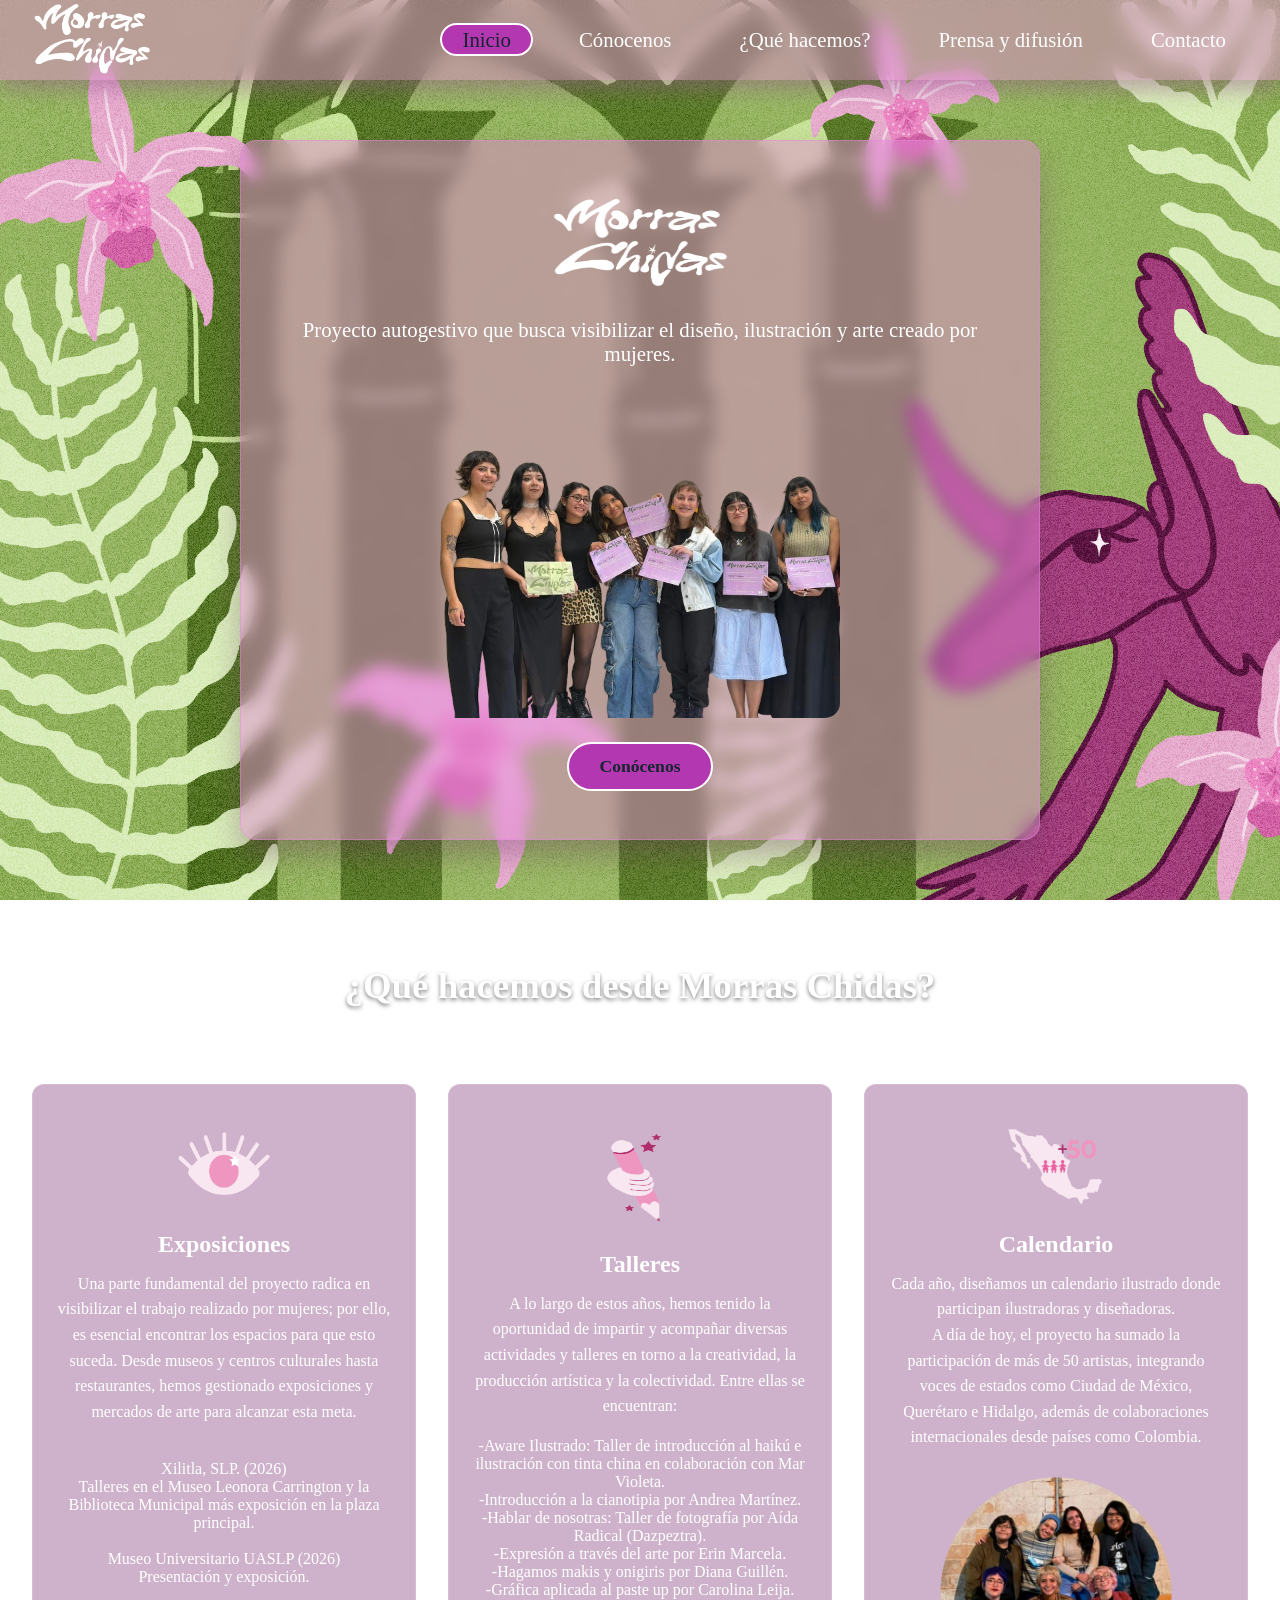
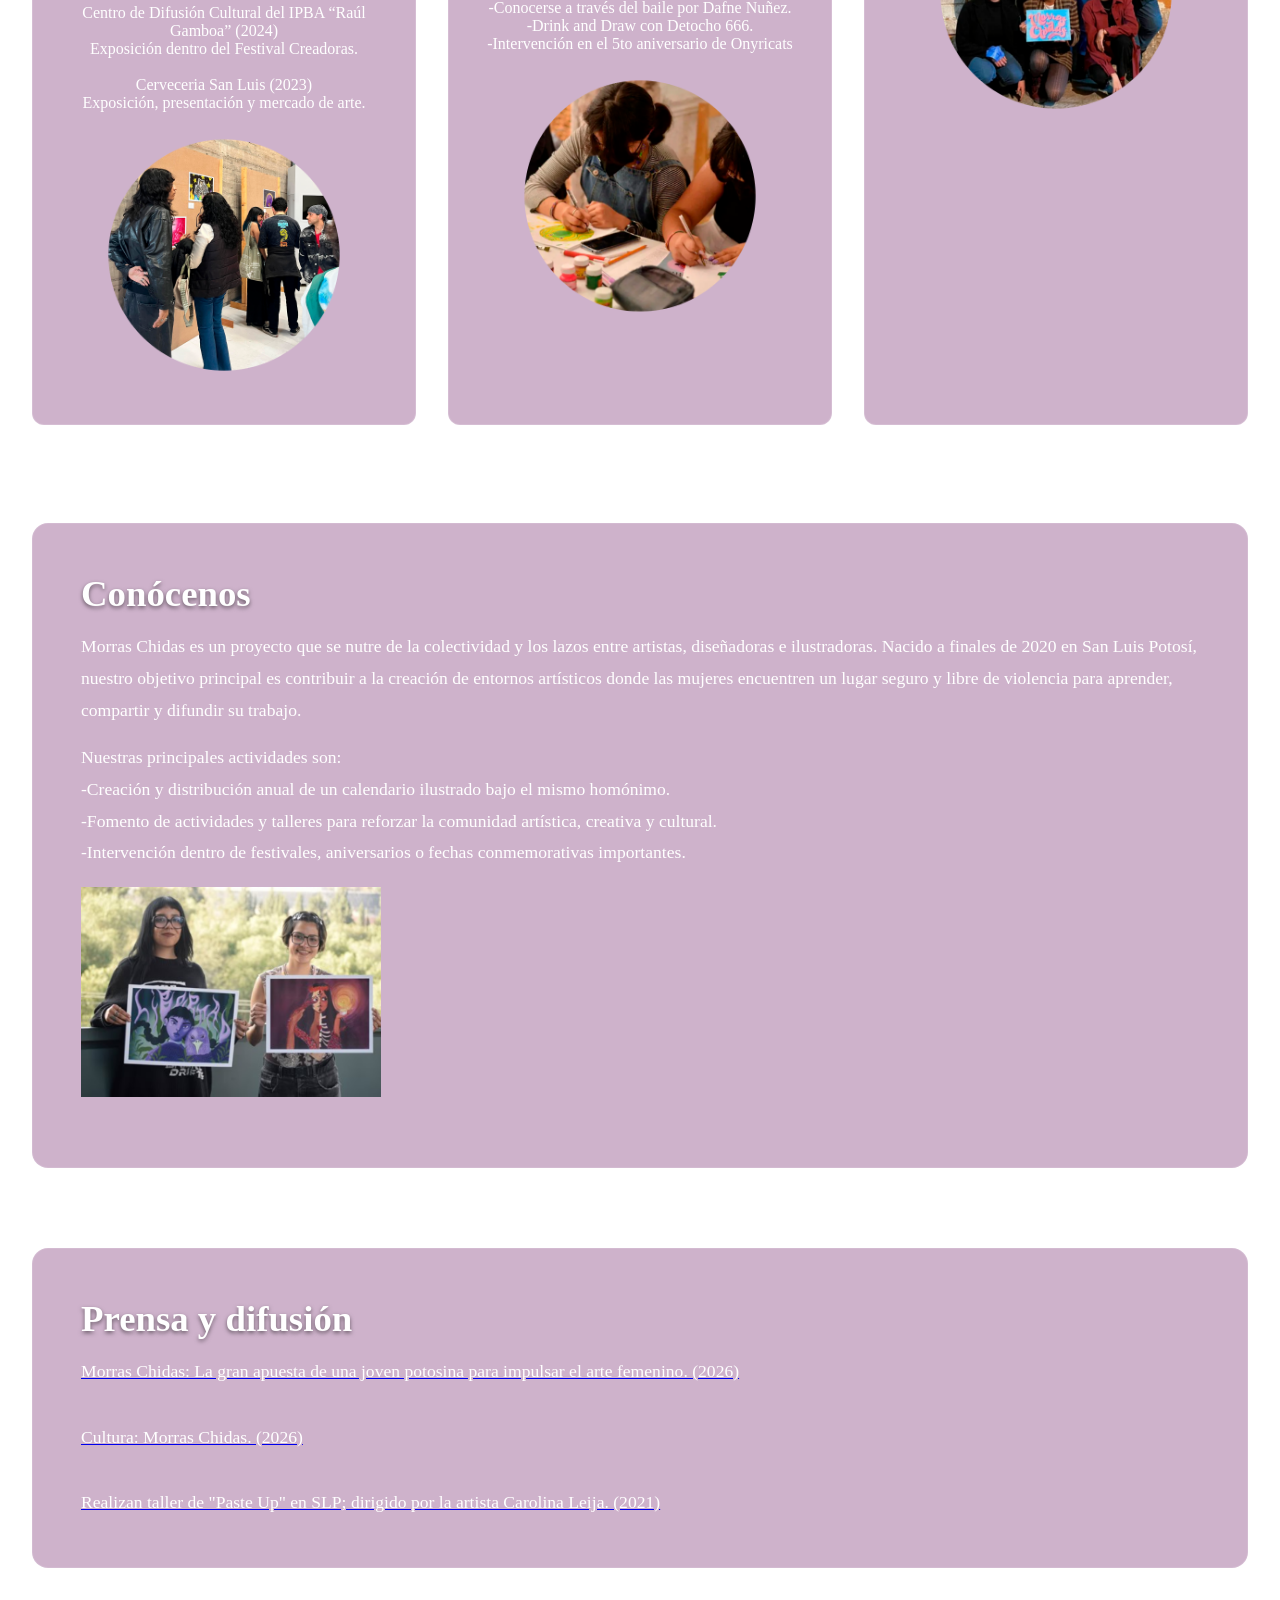
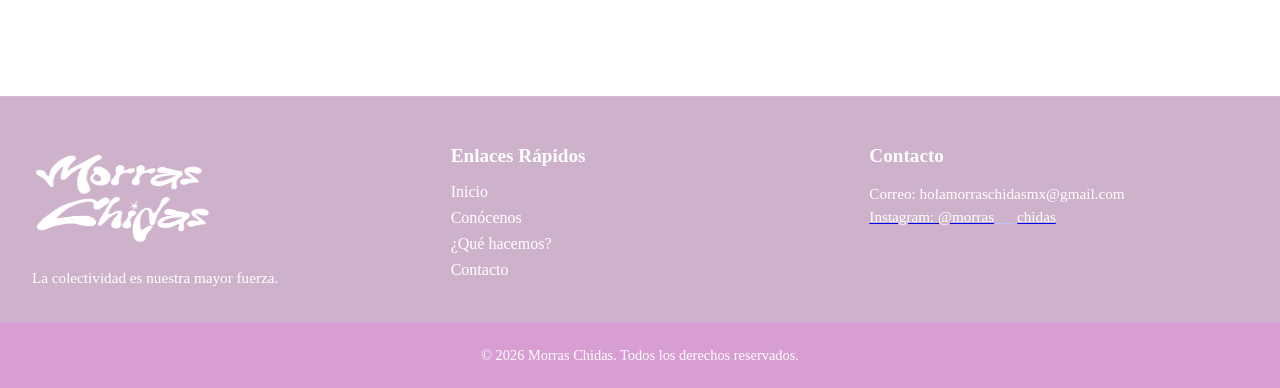
<file: index.html>
<!DOCTYPE html>
<html lang="es">
<head>
    <meta charset="UTF-8">
    <meta name="viewport" content="width=device-width, initial-scale=1.0">
    <title> Morras Chidas </title>

    <!-- Enlace a la hoja de estilos CSS general -->
    <link rel="stylesheet" href="style.css">
</head>
<body>

    <!-- ==========================================
         HEADER / ENCABEZADO
         Contiene la barra de navegación (existente)
         y la sección Hero (banner principal de bienvenida).
         ========================================== -->
    <header class="site-header">
        
        <!-- BARRA DE NAVEGACIÓN (Estructura intacta) -->
        <nav class="navbar">
            <div class="navbar-container">
                <!-- Logotipo del sitio web -->
                <a href="index.html" class="navbar-logo">
                    <img src="images/logo.png" 
                    width="120px" height="80px">
                </a>
                
                <!-- Botón de menú hamburguesa para dispositivos móviles -->
                <button class="navbar-toggle" aria-label="Abrir menú">
                    <span class="bar"></span>
                    <span class="bar"></span>
                    <span class="bar"></span>
                </button>

                <!-- Menú principal con enlaces de navegación -->
                <ul class="navbar-menu">
                    <li> <a href="#" class="active"> Inicio </a> </li>
                    <li> <a href="#about"> Cónocenos </a> </li>
                    <li> <a href="#services"> ¿Qué hacemos? </a> </li>
                    <li> <a href="prensa.html"> Prensa y difusión </a> </li>
                    <li> <a href="contacto.html"> Contacto </a> </li>
                </ul>
            </div>
        </nav>

        <!-- SECCIÓN HERO
             Presentación visual de impacto justo debajo de la barra de navegación.
             Función: Captar la atención inmediata del visitante y ofrecer una acción directa (CTA). -->
        <div class="hero-container">
            <div class="hero-content">
                <!-- Título principal de la página -->
                <h1 class="hero-title"> <img src="images/logo.png" 
                    width="180px" height="100px"></h1>
                <!-- Breve descripción o subtítulo persuasivo -->
                <p class="hero-subtitle">Proyecto autogestivo que busca visibilizar el diseño, ilustración y arte creado por mujeres.</p>
                <!-- Botón de llamada a la acción (Call To Action) -->
                 <img src="images/img-muni.png" class="hero-image">
                <a href="#services" class="hero-btn">Conócenos</a>
            </div>
        </div>

    </header>


    <!-- ==========================================
         MAIN / CONTENIDO PRINCIPAL
         Contenedor semántico principal del sitio web.
         Aloja el contenido relevante dividido en secciones.
         ========================================== -->
    <main class="main-content">

        <!-- SECCIÓN DE SERVICIOS / CARACTERÍSTICAS
             Función: Presentar los servicios o características clave en formato de cuadrícula (cards). -->
        <section id="services" class="content-section">
            <div class="section-header">
                <h2 class="section-title">¿Qué hacemos desde Morras Chidas?</h2>
                <p class="section-description"> Buscamos fortalecer e incentivar la creación por medio de herramientas como talleres, conversatorios, mercaditos, etc.</p>
            </div>

            <!-- Cuadrícula flexible para organizar las tarjetas de información -->
            <div class="cards-grid">
                <!-- Tarjeta 1 -->
                <article class="card">
                    <div class="card-icon"> <img src="images/icono-expo.png" 
                        width= "100px" height="80px"></div>
                    <h3 class="card-title">Exposiciones</h3>
                    <p class="card-text">Una parte fundamental del proyecto radica en visibilizar el trabajo realizado por mujeres; por ello, es esencial encontrar los espacios para que esto suceda. Desde museos y centros culturales hasta restaurantes, hemos gestionado exposiciones y mercados de arte para alcanzar esta meta.
</p>
<br>
<p> 
<br>
Xilitla, SLP. (2026) 
<br>
Talleres en el Museo Leonora Carrington y la Biblioteca Municipal más exposición en la plaza principal.   
<br>
<br>
Museo Universitario UASLP (2026)
<br>
Presentación y exposición. 
<br>
<br>
Centro de Difusión Cultural del IPBA “Raúl Gamboa” (2024)
<br>
Exposición dentro del Festival Creadoras.
<br>
<br>
Cerveceria San Luis (2023)
<br>
Exposición, presentación y mercado de arte.</p>
<br>
<img src="images/foto-calendario.png"
width="250px" height="250px">
                </article>

                <!-- Tarjeta 2 -->
                <article class="card">
                    <div class="card-icon"><img src="images/icono-talleres.png" 
                        width= "80px" height="100px"></div>
                    <h3 class="card-title">Talleres</h3>
                    <p class="card-text"> A lo largo de estos años, hemos tenido la oportunidad de impartir y acompañar diversas actividades y talleres en torno a la creatividad, la producción artística y la colectividad. Entre ellas se encuentran:</p>
                    <br>
                    <p>
-Aware Ilustrado: Taller de introducción al haikú e ilustración con tinta china en colaboración con Mar Violeta.
<br>
-Introducción a la cianotipia por Andrea Martínez.
<br>
-Hablar de nosotras: Taller de fotografía por Aída Radical (Dazpeztra).
<br>
-Expresión a través del arte por Erin Marcela.
<br>
-Hagamos makis y onigiris por Diana Guillén.
<br>
-Gráfica aplicada al paste up por Carolina Leija.
<br>
-Conocerse a través del baile por Dafne Nuñez.
<br>
-Drink and Draw con Detocho 666.
<br>
-Intervención en el 5to aniversario de Onyricats
                    </p>
                    <br>
<img src="images/foto-talleres.png"
width="250px" height="250px">
                </article>

                <!-- Tarjeta 3 -->
                <article class="card">
                    <div class="card-icon"><img src="images/icono-alcance.png" 
                        width= "100px" height="80px"></div>
                    <h3 class="card-title">Calendario</h3>
                    <p class="card-text">Cada año, diseñamos un calendario ilustrado donde participan ilustradoras y diseñadoras.
                    <br>
                     A día de hoy, el proyecto ha sumado la participación de más de 50 artistas, integrando voces de estados como Ciudad de México, Querétaro e Hidalgo, además de colaboraciones internacionales desde países como Colombia.</p>
               <br>
                <img src="images/foto-expo.png"
width="250px" height="250px">
                    </article>
               
            </div>
            <br>
        </section>


        <!-- SECCIÓN "ACERCA DE" / INFORMACIÓN
             Función: Ofrecer contexto adicional sobre la empresa o proyecto. -->
      
             <section id="about" class="content-section about-section">
            <div class="about-container">
                <div class="about-text">
                    <h2 class="section-title">Conócenos</h2>
                    <p>Morras Chidas es un proyecto que se nutre de la colectividad y los lazos entre artistas, diseñadoras e ilustradoras. Nacido a finales de 2020 en San Luis Potosí, nuestro objetivo principal es contribuir a la creación de entornos artísticos donde las mujeres encuentren un lugar seguro y libre de violencia para aprender, compartir y difundir su trabajo.</p>
                    <p>Nuestras principales actividades son:
                        <br>
-Creación y distribución anual de un calendario
ilustrado bajo el mismo homónimo.
 <br>
-Fomento de actividades y talleres para reforzar la 
comunidad artística, creativa y cultural.
 <br>
-Intervención dentro de festivales, aniversarios o 
fechas conmemorativas importantes.</p>
<br>
 <img src="images/img-2.png"
 width="300px" height="210px" 
                </div>
            </div>
            <br>
        </section>

              <section id="blog" class="content-section about-section">
            <div class="about-container">
                <div class="about-text">
                    <h2 class="section-title">Prensa y difusión</h2>
                    <a href="https://elpais.com/mexico/2026-03-07/morras-chidas-la-gran-apuesta-de-una-joven-potosina-para-impulsar-el-arte-femenino.html" target="_blank"><p>Morras Chidas: La gran apuesta de una joven potosina para impulsar el arte femenino. (2026)</p></a>
                    <br>
                    <a href="https://pulsoslp.com.mx/cultura/morras-chidas/2015702" target="_blank"><p>Cultura: Morras Chidas. (2026)</p></a>
                    <br>
                    <a href="https://oem.com.mx/elsoldesanluis/cultura/realizan-taller-de-paste-up-en-slp-dirigido-por-la-artista-carolina-leija-17187989" target="_blank"><p>Realizan taller de "Paste Up" en SLP; dirigido por la artista Carolina Leija. (2021) </p></a>
                </div>
                <!--<br>
                 <div style="text-align: center;">
            <iframe src="https://www.google.com/maps/embed?pb=!1m18!1m12!1m3!1d18191.156421496675!2d-101.014520386328!3d22.12670060447335!2m3!1f0!2f0!3f0!3m2!1i1024!2i768!4f13.1!3m3!1m2!1s0x842a98eaa5ad00f5%3A0x7a2c5855e7919cf2!2sParque%20Tangamanga%20I%2C%2078294%20San%20Luis%20Potos%C3%AD%2C%20S.L.P.!5e1!3m2!1ses-419!2smx!4v1791229673302!5m2!1ses-419!2smx" 
            width="200" height="200" 
            style="border:0;" allowfullscreen="" loading="lazy" 
            referrerpolicy="strict-origin-when-cross-origin"></iframe>
        </div>
            </div> -->
        </section>

    </main>


    <!-- ==========================================
         FOOTER / PIE DE PÁGINA
         Función: Mostrar información de derechos, enlaces útiles y redes sociales.
         ========================================== -->
    <footer id="contact" class="site-footer">
        <div class="footer-container">
            <!-- Columna 1: Información de marca -->
            <div class="footer-col">
                <h4 class="footer-brand">
                    <img src="images/logo.png" 
                    width="180px" height="100px">
                </h4>
                <p class="footer-desc">La colectividad es nuestra mayor fuerza.</p>
            </div>

            <!-- Columna 2: Enlaces rápidos de navegación -->
            <div class="footer-col">
                <h5 class="footer-heading">Enlaces Rápidos</h5>
                <ul class="footer-links">
                    <li><a href="#">Inicio</a></li>
                    <li><a href="#about">Conócenos</a></li>
                    <li><a href="#services">¿Qué hacemos?</a></li>
                    <li><a href="#contact">Contacto</a></li>
                </ul>
            </div>

            <!-- Columna 3: Información de contacto -->
            <div class="footer-col">
                <h5 class="footer-heading">Contacto</h5>
                <p>Correo: holamorraschidasmx@gmail.com</p>
                <a href="https://www.instagram.com/morras___chidas/" target="_blank"><p>Instagram: @morras___chidas</p></a>
            </div>
        
        
        </div>


        <!-- Barra inferior de derechos de autor -->
        <div class="footer-bottom">
            <p>&copy; 2026 Morras Chidas. Todos los derechos reservados.</p>
        </div>
    </footer>

    <!-- Script de control del menú móvil -->
    <script src="script.js"></script>
</body>
</html>
</file>
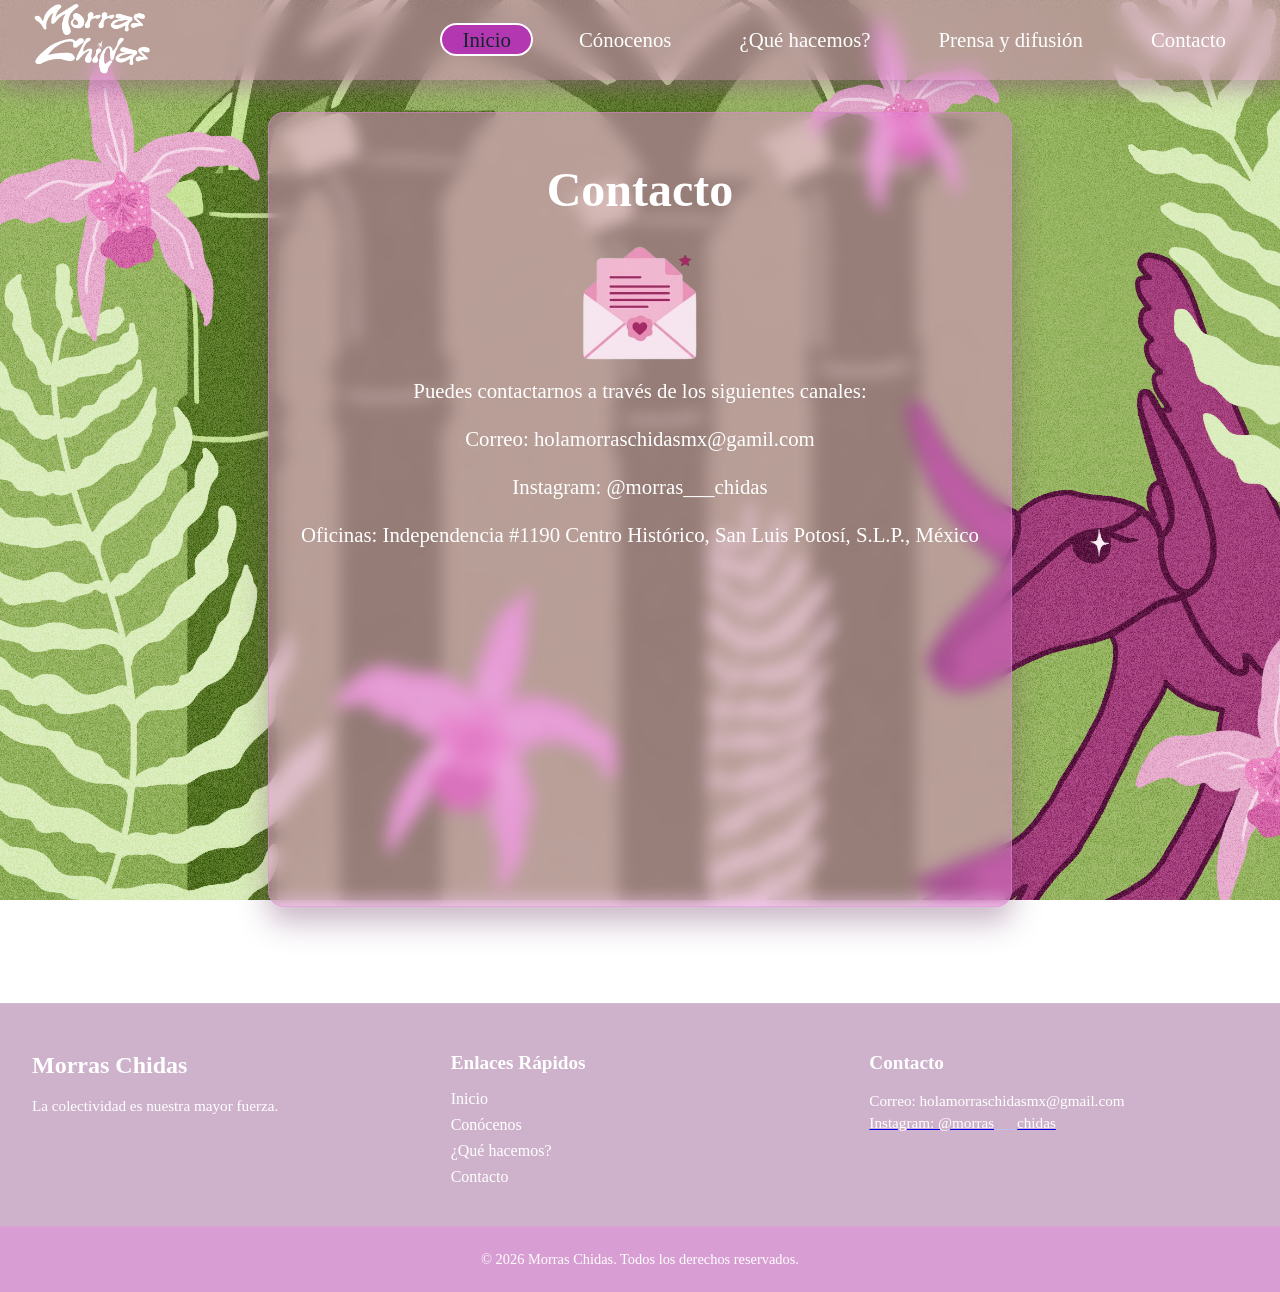
<file: contacto.html>
<!DOCTYPE html>
<html lang="es">
<head>
    <meta charset="UTF-8">
    <meta name="viewport" content="width=device-width, initial-scale=1.0">
    <title>Morras Chidas</title>

    <!-- Enlace a la hoja de estilos CSS general -->
    <link rel="stylesheet" href="style.css">
</head>
<body>

    <!-- ==========================================
         HEADER / ENCABEZADO
         Contiene la barra de navegación (existente)
         y la sección Hero (banner principal de bienvenida).
         ========================================== -->
    <header class="site-header">
        
        <!-- BARRA DE NAVEGACIÓN (Estructura intacta) -->
        <nav class="navbar">
            <div class="navbar-container">
                <!-- Logotipo del sitio web -->
                <a href="index.html" class="navbar-logo"> <img src="images/logo.png" 
                    width="120px" height="80px"> </a>
                
                <!-- Botón de menú hamburguesa para dispositivos móviles -->
                <button class="navbar-toggle" aria-label="Abrir menú">
                    <span class="bar"></span>
                    <span class="bar"></span>
                    <span class="bar"></span>
                </button>

                <!-- Menú principal con enlaces de navegación -->
                <ul class="navbar-menu">
                    <li> <a href="#" class="active"> Inicio </a> </li>
                    <li> <a href="#about"> Cónocenos </a> </li>
                    <li> <a href="#services"> ¿Qué hacemos? </a> </li>
                    <li> <a href="prensa.html"> Prensa y difusión </a> </li>
                    <li> <a href="contacto.html"> Contacto </a> </li>
                </ul>
            </div>
        </nav>

        <!-- SECCIÓN HERO
             Presentación visual de impacto justo debajo de la barra de navegación.
             Función: Captar la atención inmediata del visitante y ofrecer una acción directa (CTA). -->
        <div class="hero-container">
            <div class="hero-content">
                <!-- Título principal de la página -->
                <h1 class="hero-title">Contacto</h1>
                <!-- Breve descripción o subtítulo persuasivo -->
                 <img src="images/icono-contacto.png" 
        width="250px" height="140px" center hero-image>
                <p class="hero-subtitle">Puedes contactarnos a través de los siguientes canales:
                    <br>
                    <br>
                    Correo: holamorraschidasmx@gamil.com
                    <br>
                    <br>
                    Instagram: @morras___chidas
                    <br>
                    <br>
                    Oficinas: Independencia #1190 Centro Histórico, San Luis Potosí, S.L.P., México
                    <br>
                    <br>
                <iframe src="https://www.google.com/maps/embed?pb=!1m18!1m12!1m3!1d401.90802451974884!2d-100.9788648911916!3d22.148964362854645!2m3!1f0!2f0!3f0!3m2!1i1024!2i768!4f13.1!3m3!1m2!1s0x842aa30075beee07%3A0x954d01c7598e95cb!2sMacadamia%20Pizza%20Garden%20Centro!5e1!3m2!1ses-419!2smx!4v1792179932033!5m2!1ses-419!2smx" 
                width="300" height="250" style="border:0;" allowfullscreen="" loading="lazy" referrerpolicy="strict-origin-when-cross-origin"></iframe>    
                </p>


                <!-- Botón de llamada a la acción (Call To Action) -->
                
            </div>
        </div>

    </header>


    

    <!-- ==========================================
         FOOTER / PIE DE PÁGINA
         Función: Mostrar información de derechos, enlaces útiles y redes sociales.
         ========================================== -->
    <footer id="contact" class="site-footer">
        <div class="footer-container">
            <!-- Columna 1: Información de marca -->
            <div class="footer-col">
                <h4 class="footer-brand">Morras Chidas</h4>
                <p class="footer-desc">La colectividad es nuestra mayor fuerza.</p>
            </div>

            <!-- Columna 2: Enlaces rápidos de navegación -->
            <div class="footer-col">
                <h5 class="footer-heading">Enlaces Rápidos</h5>
                <ul class="footer-links">
                    <li><a href="#">Inicio</a></li>
                    <li><a href="#about">Conócenos</a></li>
                    <li><a href="#services">¿Qué hacemos?</a></li>
                    <li><a href="#contact">Contacto</a></li>
                </ul>
            </div>

            <!-- Columna 3: Información de contacto -->
            <div class="footer-col">
                <h5 class="footer-heading">Contacto</h5>
                <p>Correo: holamorraschidasmx@gmail.com</p>
                <a href="https://www.instagram.com/morras___chidas/" target="_blank"><p>Instagram: @morras___chidas</p></a>
            </div>
        
        
        </div>


        <!-- Barra inferior de derechos de autor -->
        <div class="footer-bottom">
            <p>&copy; 2026 Morras Chidas. Todos los derechos reservados.</p>
        </div>
    </footer>

    <!-- Script de control del menú móvil -->
    <script src="script.js"></script>
</body>
</html>
</file>
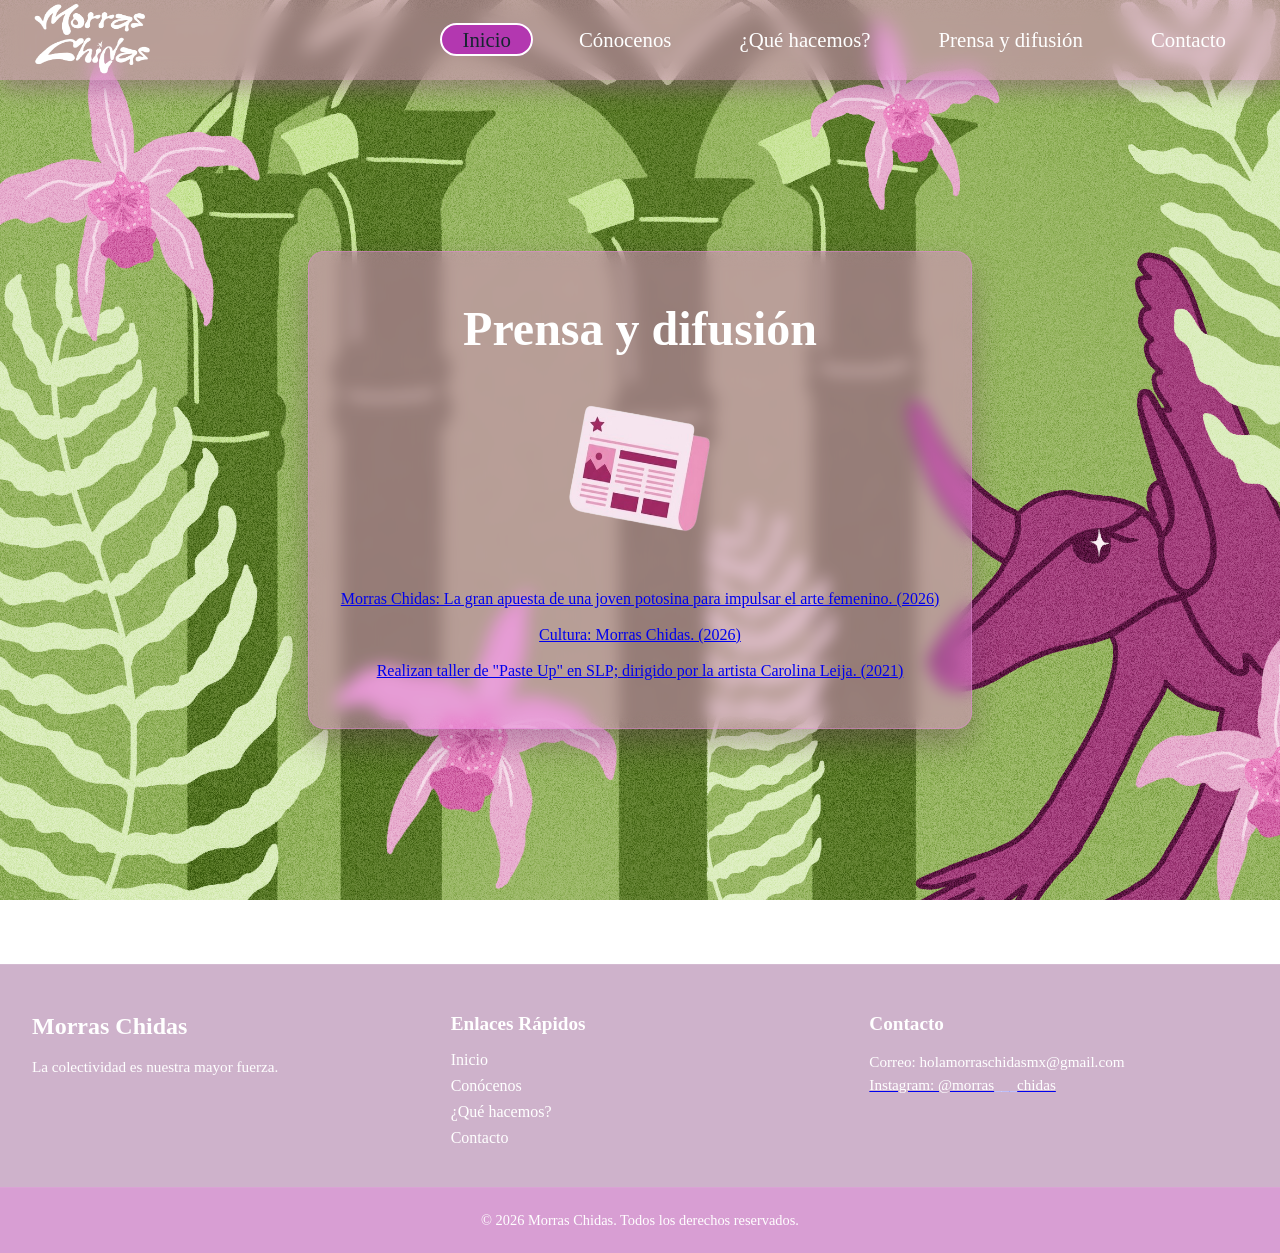
<file: prensa.html>
<!DOCTYPE html>
<html lang="es">
<head>
    <meta charset="UTF-8">
    <meta name="viewport" content="width=device-width, initial-scale=1.0">
    <title>Morras Chidas</title>

    <!-- Enlace a la hoja de estilos CSS general -->
    <link rel="stylesheet" href="style.css">
</head>
<body>

    <!-- ==========================================
         HEADER / ENCABEZADO
         Contiene la barra de navegación (existente)
         y la sección Hero (banner principal de bienvenida).
         ========================================== -->
    <header class="site-header">
        
        <!-- BARRA DE NAVEGACIÓN (Estructura intacta) -->
        <nav class="navbar">
            <div class="navbar-container">
                <!-- Logotipo del sitio web -->
                <a href="index.html" class="navbar-logo"><img src="images/logo.png" 
                    width="120px" height="80px"></a>
                
                <!-- Botón de menú hamburguesa para dispositivos móviles -->
                <button class="navbar-toggle" aria-label="Abrir menú">
                    <span class="bar"></span>
                    <span class="bar"></span>
                    <span class="bar"></span>
                </button>

                <!-- Menú principal con enlaces de navegación -->
                <ul class="navbar-menu">
                    <li> <a href="#" class="active"> Inicio </a> </li>
                    <li> <a href="#about"> Cónocenos </a> </li>
                    <li> <a href="#services"> ¿Qué hacemos? </a> </li>
                    <li> <a href="prensa.html"> Prensa y difusión </a> </li>
                    <li> <a href="contacto.html"> Contacto </a> </li>
                </ul>
            </div>
        </nav>

        <!-- SECCIÓN HERO
             Presentación visual de impacto justo debajo de la barra de navegación.
             Función: Captar la atención inmediata del visitante y ofrecer una acción directa (CTA). -->
        <div class="hero-container">
            <div class="hero-content">
                <!-- Título principal de la página -->
                <h1 class="hero-title">Prensa y difusión </h1>
                <!-- Breve descripción o subtítulo persuasivo -->
                 <img src="images/icono-prensa.png" 
        width="250px" height="180px" center hero-image>
                 
                <p class="hero-subtitle">
                    <a href="https://elpais.com/mexico/2026-03-07/morras-chidas-la-gran-apuesta-de-una-joven-potosina-para-impulsar-el-arte-femenino.html" target="_blank"><p>Morras Chidas: La gran apuesta de una joven potosina para impulsar el arte femenino. (2026)</p></a>
                    <br>
                    <a href="https://pulsoslp.com.mx/cultura/morras-chidas/2015702" target="_blank"><p>Cultura: Morras Chidas. (2026)</p></a>
                    <br>
                    <a href="https://oem.com.mx/elsoldesanluis/cultura/realizan-taller-de-paste-up-en-slp-dirigido-por-la-artista-carolina-leija-17187989" target="_blank"><p>Realizan taller de "Paste Up" en SLP; dirigido por la artista Carolina Leija. (2021) </p></a>
                </p>
                <!-- Botón de llamada a la acción (Call To Action) -->
                
            </div>
        </div>

    </header>

    <!-- ==========================================
         FOOTER / PIE DE PÁGINA
         Función: Mostrar información de derechos, enlaces útiles y redes sociales.
         ========================================== -->
    <footer id="contact" class="site-footer">
        <div class="footer-container">
            <!-- Columna 1: Información de marca -->
            <div class="footer-col">
                <h4 class="footer-brand">Morras Chidas</h4>
                <p class="footer-desc">La colectividad es nuestra mayor fuerza.</p>
            </div>

            <!-- Columna 2: Enlaces rápidos de navegación -->
            <div class="footer-col">
                <h5 class="footer-heading">Enlaces Rápidos</h5>
                <ul class="footer-links">
                    <li><a href="#">Inicio</a></li>
                    <li><a href="#about">Conócenos</a></li>
                    <li><a href="#services">¿Qué hacemos?</a></li>
                    <li><a href="#contact">Contacto</a></li>
                </ul>
            </div>

            <!-- Columna 3: Información de contacto -->
            <div class="footer-col">
                <h5 class="footer-heading">Contacto</h5>
                <p>Correo: holamorraschidasmx@gmail.com</p>
                <a href="https://www.instagram.com/morras___chidas/" target="_blank"><p>Instagram: @morras___chidas</p></a>
            </div>
        
        
        </div>


        <!-- Barra inferior de derechos de autor -->
        <div class="footer-bottom">
            <p>&copy; 2026 Morras Chidas. Todos los derechos reservados.</p>
        </div>
    </footer>

    <!-- Script de control del menú móvil -->
    <script src="script.js"></script>
</body>
</html>
</file>
<file: style.css>
/* ==========================================================================
IMPORTACIÓN DE FUENTES Y CONFIGURACIÓN GLOBAL
========================================================================== */
@import url("https://fonts.googleapis.com/css2?family=Domine:wght@400..700&family=Monsieur+La+Doulaise&display=swap");

* {
  margin: 0;
  padding: 0;
  box-sizing: border-box;
}

body {
  font-family: "Jost", serif;
  min-height: 100vh;
  background: url(images/xil.png) no-repeat center center/cover fixed;
  color: #ffffff;
}

/* ==========================================================================
BARRA DE NAVEGACIÓN
========================================================================== */
.navbar {
  display: flex;
  align-items: center;
  justify-content: center;
  height: 80px;
  width: 100%;
  position: sticky;
  top: 0;
  background: rgba(229, 134, 220, 0.45);
  box-shadow: 0 10px 20px rgba(146, 86, 140, 0.45);;
  backdrop-filter: blur(10px);
  z-index: 999;
}

.navbar-container {
  display: flex;
  align-items: center;
  justify-content: space-between;
  width: 100%;
  padding: 0 2rem;
  max-width: 1600px;
}

.navbar-logo {
  font-size: 2rem;
  font-weight: 600;
  color: #fff;
  text-decoration: none;
  cursor: pointer;
}

.navbar-container .navbar-menu {
  display: flex;
  text-align: center;
  gap: 1.5rem;
  list-style: none;
}

.navbar-container .navbar-menu li a {
  text-decoration: none;
  color: #fff;
  font-size: 1.3rem;
  font-weight: 500;
  padding: 3px 20px;
  border-radius: 20px;
  border: 2px solid transparent;
  white-space: nowrap;
  transition: all 0.3s ease;
}

.navbar-container .navbar-menu li a:hover,
.navbar-container .navbar-menu li a.active {
  color: #162530;
  background: #b337b0;
  border: 2px solid #fff;
}

.navbar-toggle {
  display: none;
  background: transparent;
  padding: 10px;
  border: none;
  cursor: pointer;
}

.bar {
  display: block;
  width: 25px;
  height: 3px;
  margin: 5px auto;
  background: #fff;
  transition: all 0.3s ease-in-out;
}

/* ==========================================================================
SECCIÓN HEADER / HERO
========================================================================== */
.hero-container {
  display: flex;
  align-items: center;
  justify-content: center;
  min-height: calc(100vh - 80px);
  padding: 2rem;
  text-align: center;
}

.hero-content {
  max-width: 800px;
  padding: 3rem 2rem;
  background: rgba(229, 134, 220, 0.45);
  backdrop-filter: blur(8px);
  border-radius: 16px;
  border: 1px solid rgba(229, 134, 220, 0.45);
  box-shadow: 0 15px 30px rgba(96, 47, 91, 0.35);
}

.hero-title {
  font-size: 3rem;
  font-weight: 700;
  margin-bottom: 1rem;
  line-height: 1.2;
}

.hero-subtitle {
  font-size: 1.3rem;
  font-weight: 300;
  margin-bottom: 2rem;
  color: #ffffff;
}

.hero-btn {
  display: inline-block;
  padding: 12px 30px;
  background: #b337b0;
  color: #162530;
  font-size: 1.1rem;
  font-weight: 600;
  text-decoration: none;
  border-radius: 30px;
  border: 2px solid #fff;
  transition: all 0.3s ease;
}

.hero-btn:hover {
  background: #fff;
  color: #0f172a;
  transform: translateY(-3px);
  box-shadow: 0 10px 20px rgba(0, 0, 0, 0.3);
}

.hero-image {
  display: block;
  max-width: 400px;     
  width: 100%;         
  height: auto;         
  margin: 0 auto 1.5rem auto;
  object-fit: contain;
  border-radius: 15px;
}
/* ==========================================================================
SECCIÓN MAIN / CONTENIDO PRINCIPAL
========================================================================== */
.main-content {
  max-width: 1400px;
  margin: 0 auto;
  padding: 4rem 2rem;
  display: flex;
  flex-direction: column;
  gap: 5rem;
}

.content-section {
  width: 100%;
}

.section-header {
  text-align: center;
  margin-bottom: 3rem;
}

.section-title {
  font-size: 2.3rem;
  font-weight: 600;
  margin-bottom: 0.5rem;
  text-shadow: 0 2px 4px rgba(0,0,0,0.5);
}

.section-description {
  font-size: 1.1rem;
  color: #ffffff;
}

.cards-grid {
  display: grid;
  grid-template-columns: repeat(auto-fit, minmax(280px, 1fr));
  gap: 2rem;
}

.card {
  background: rgba(146, 86, 140, 0.45);
  backdrop-filter: blur(10px);
  border: 1px solid rgba(255, 255, 255, 0.15);
  padding: 2.5rem 1.5rem;
  border-radius: 12px;
  text-align: center;
  transition: transform 0.3s ease, box-shadow 0.3s ease;
}

.card:hover {
  transform: translateY(-8px);
  box-shadow: 0 12px 25px rgba(0, 0, 0, 0.5);
  border-color: #ffffff;
}

.card-icon {
  font-size: 2.5rem;
  margin-bottom: 1rem;
}

.card-title {
  font-size: 1.5rem;
  margin-bottom: 0.8rem;
  color: #ffffff;
}

.card-text {
  font-size: 1rem;
  color: #ffffff;
  line-height: 1.6;
}

.about-section {
  background: rgba(146, 86, 140, 0.45);
  backdrop-filter: blur(10px);
  padding: 3rem;
  border-radius: 16px;
  border: 1px solid rgba(255, 255, 255, 0.1);
}

.about-text p {
  font-size: 1.1rem;
  line-height: 1.8;
  margin-top: 1rem;
  color: #ffffff;
}

/* ==========================================================================
SECCIÓN FOOTER / PIE DE PÁGINA
========================================================================== */
.site-footer {
  background: rgba(146, 86, 140, 0.45);
  backdrop-filter: blur(12px);
  border-top: 1px solid rgba(255, 255, 255, 0.1);
  padding-top: 3rem;
  margin-top: 4rem;
}

.footer-container {
  max-width: 1400px;
  margin: 0 auto;
  padding: 0 2rem 2rem 2rem;
  display: grid;
  grid-template-columns: repeat(auto-fit, minmax(220px, 1fr));
  gap: 2.5rem;
}

.footer-col .footer-brand {
  font-size: 1.5rem;
  font-weight: 600;
  margin-bottom: 1rem;
  color: #ffffff;
}

.footer-col .footer-desc,
.footer-col p {
  font-size: 0.95rem;
  color: #ffffff;
  line-height: 1.5;
}

.footer-heading {
  font-size: 1.2rem;
  margin-bottom: 1rem;
  color: #fff;
}

.footer-links {
  list-style: none;
}

.footer-links li {
  margin-bottom: 0.5rem;
}

.footer-links a {
  color: #ffffff;
  text-decoration: none;
  transition: color 0.2s ease;
}

.footer-links a:hover {
  color: #ffffff;
}

.footer-bottom {
  text-align: center;
  padding: 1.5rem;
  background: rgba(229, 134, 220, 0.45);
  font-size: 0.9rem;
  color: #ffffff;
  border-top: 1px solid rgba(255, 255, 255, 0.05);
}

/* ==========================================================================
REGLAS RESPONSIVAS (MEDIA QUERIES)
========================================================================== */
@media (max-width: 880px) {
  .navbar {
    backdrop-filter: none;
  }

  .navbar-container .navbar-menu {
    display: none;
    flex-direction: column;
    align-items: flex-start;
    gap: 1.7rem !important;
    position: absolute;
    height: 100vh;
    width: 250px;
    top: 0;
    right: 0;
    padding: 5rem 1.5rem;
    box-shadow: 0 10px 10px rgba(0, 0, 0, 0.5);
    backdrop-filter: blur(10px);
  }

  .navbar-container .navbar-menu.active {
    display: flex;
  }

  .navbar-toggle {
    display: block;
    z-index: 999;
  }

  .navbar-toggle.active .bar:nth-child(2) {
    opacity: 0;
  }

  .navbar-toggle.active .bar:nth-child(1) {
    transform: translateY(8px) rotate(45deg);
  }

  .navbar-toggle.active .bar:nth-child(3) {
    transform: translateY(-8px) rotate(-45deg);
  }

  .hero-title {
    font-size: 2.3rem;
  }

  .hero-subtitle {
    font-size: 1.1rem;
  }

  .main-content {
    padding: 3rem 1.5rem;
    gap: 3.5rem;
  }

  .cards-grid {
    grid-template-columns: repeat(2, 1fr);
  }

  .about-section {
    padding: 2rem;
  }
}

@media (max-width: 480px) {
  .navbar-container {
    padding: 0 1rem;
  }

  .navbar-logo {
    font-size: 1.7rem;
  }

  .navbar-container .navbar-menu li a {
    font-size: 1.2rem;
    padding: 3px 15px;
  }

  .hero-container {
    padding: 1rem;
  }

  .hero-content {
    padding: 2rem 1rem;
  }

  .hero-title {
    font-size: 1.8rem;
  }

  .hero-subtitle {
    font-size: 1rem;
  }

  .hero-btn {
    width: 100%;
    text-align: center;
  }

  .cards-grid {
    grid-template-columns: 1fr;
  }

  .section-title {
    font-size: 1.8rem;
  }

  .footer-container {
    grid-template-columns: 1fr;
    gap: 2rem;
    padding: 0 1.5rem 2rem 1.5rem;
  }
}
</file>
